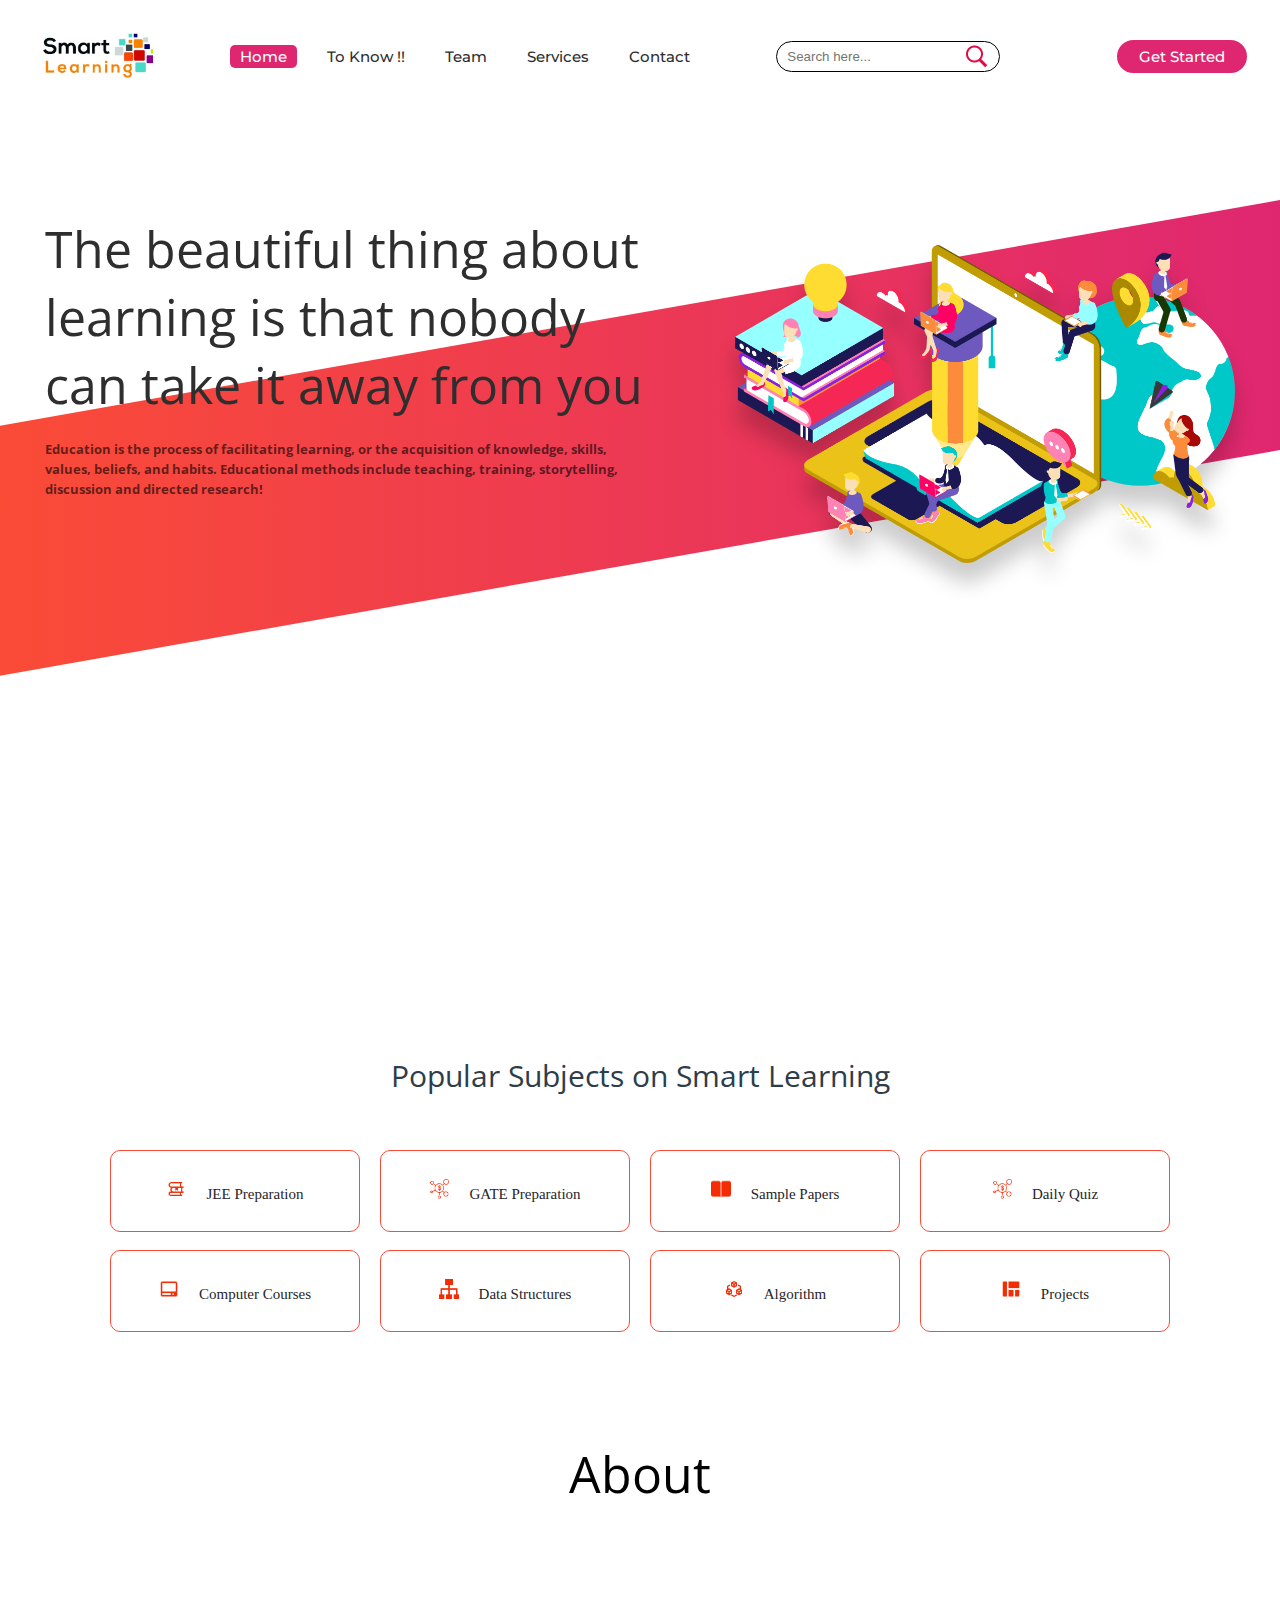
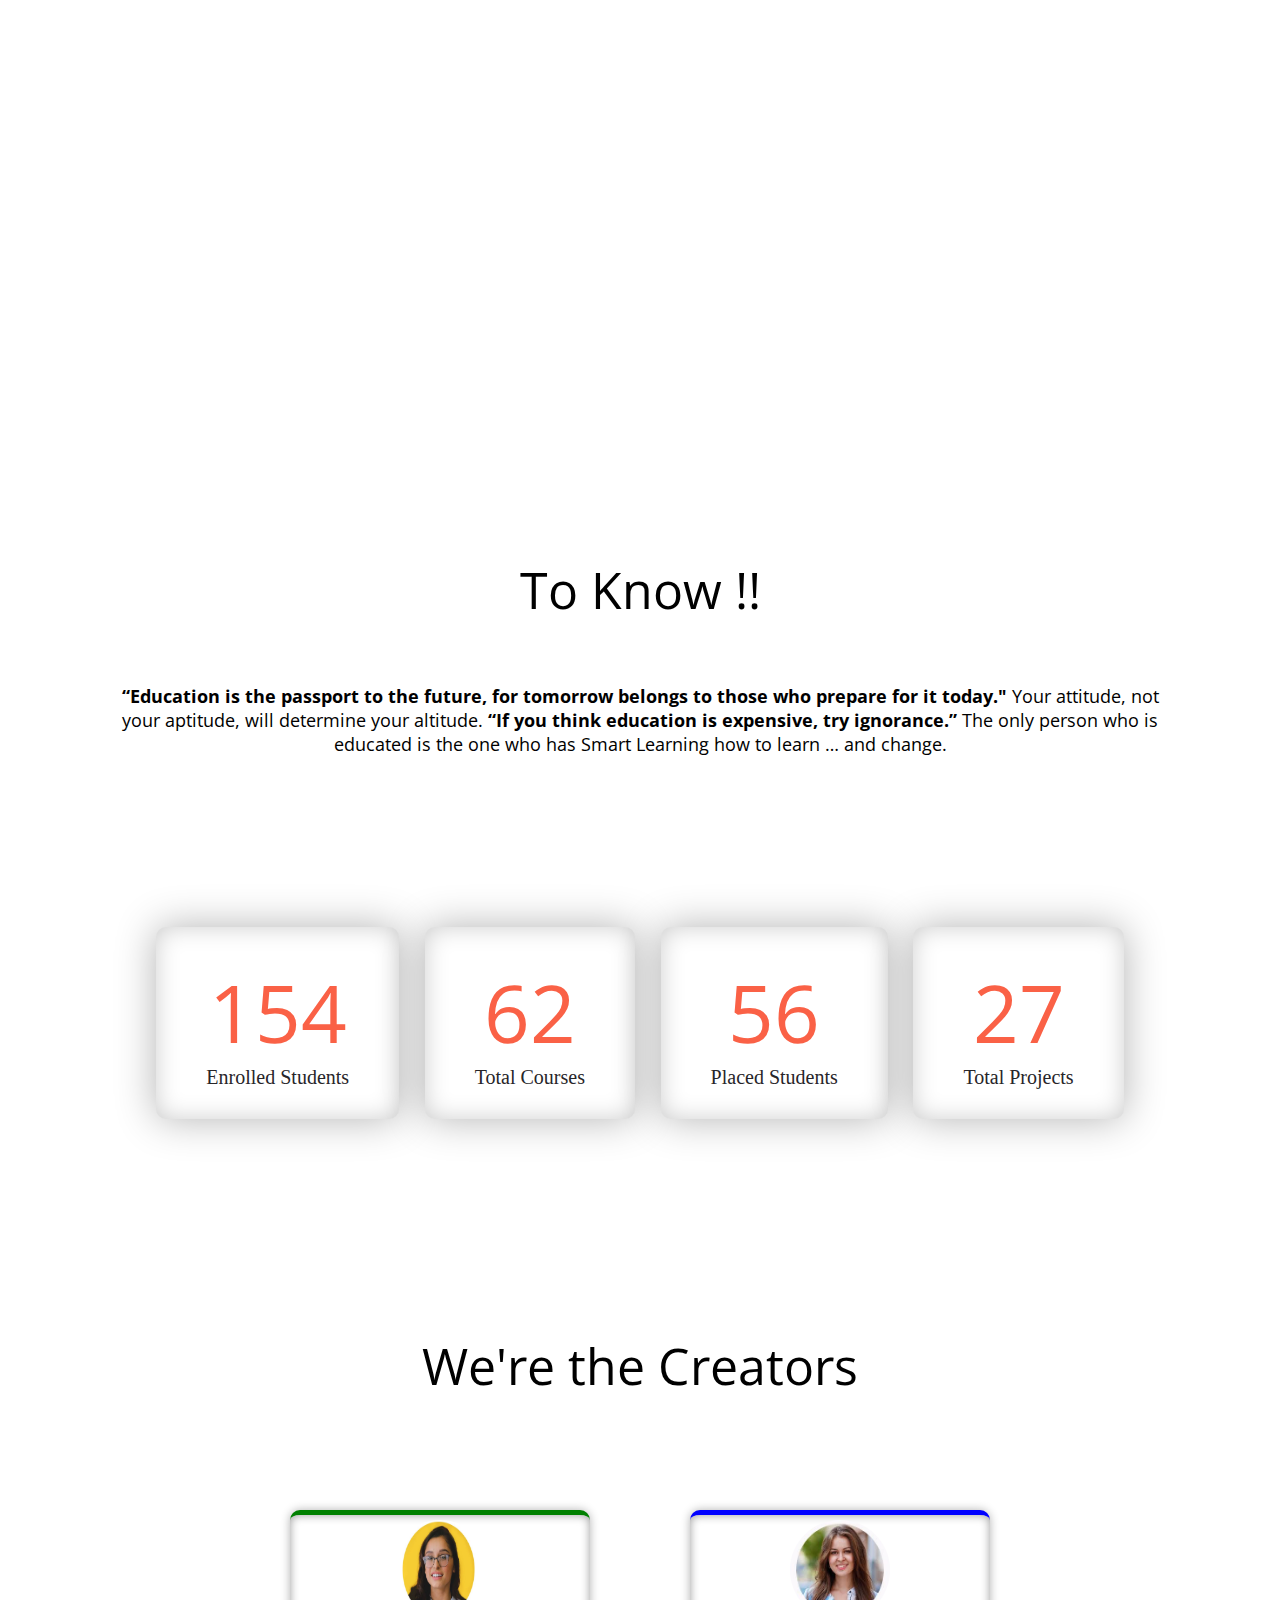
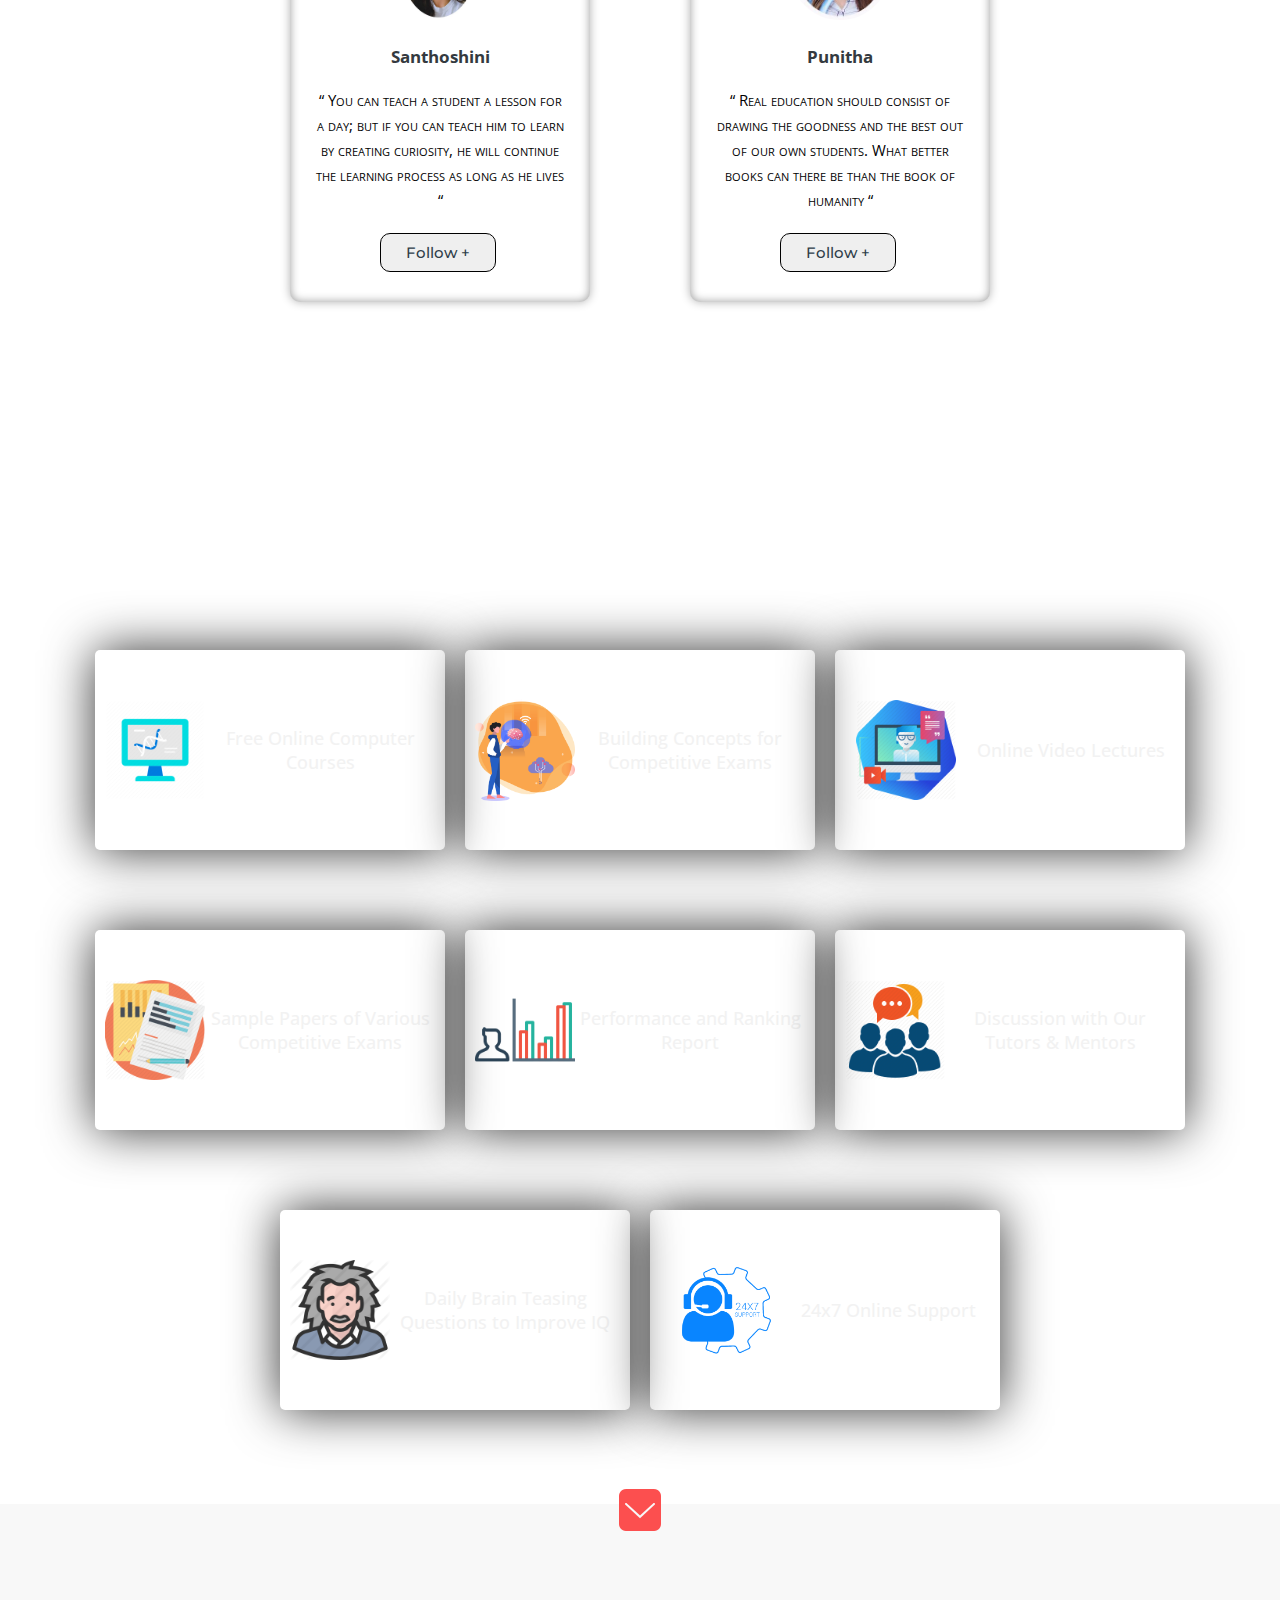
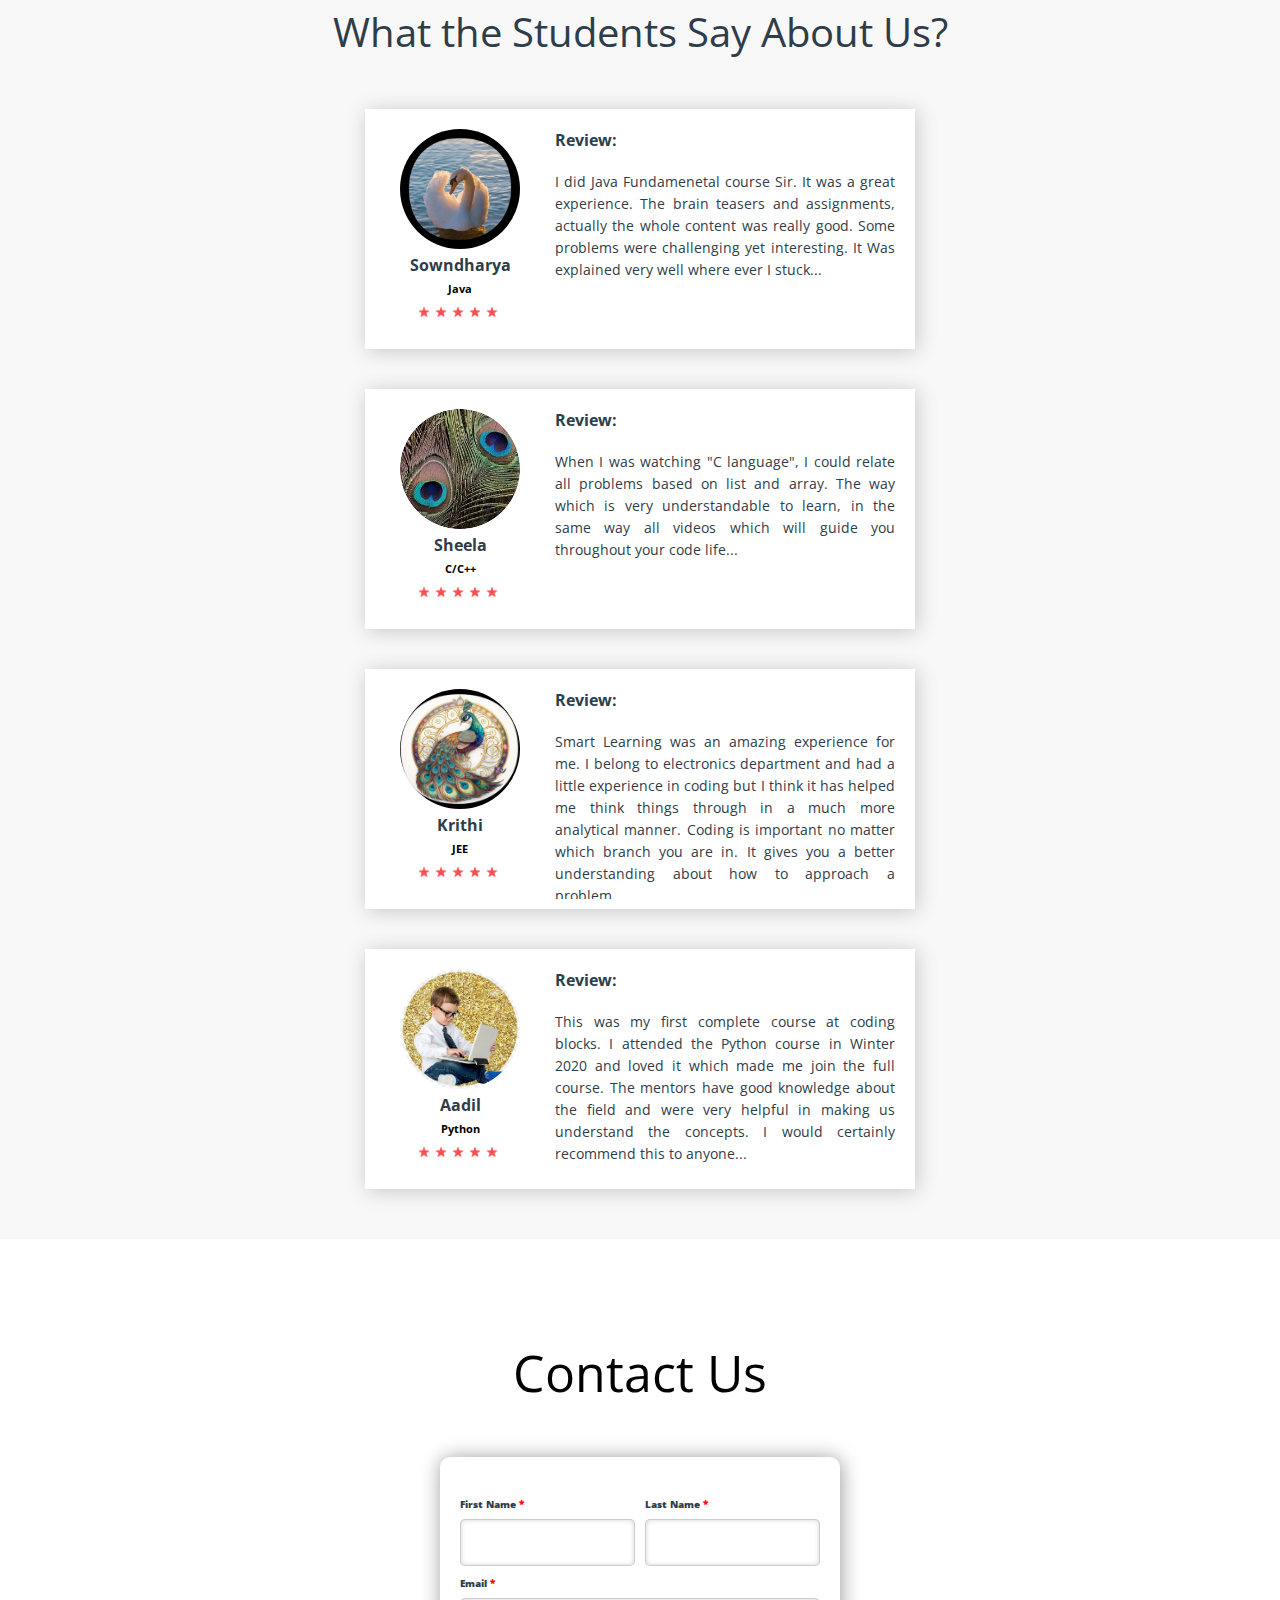
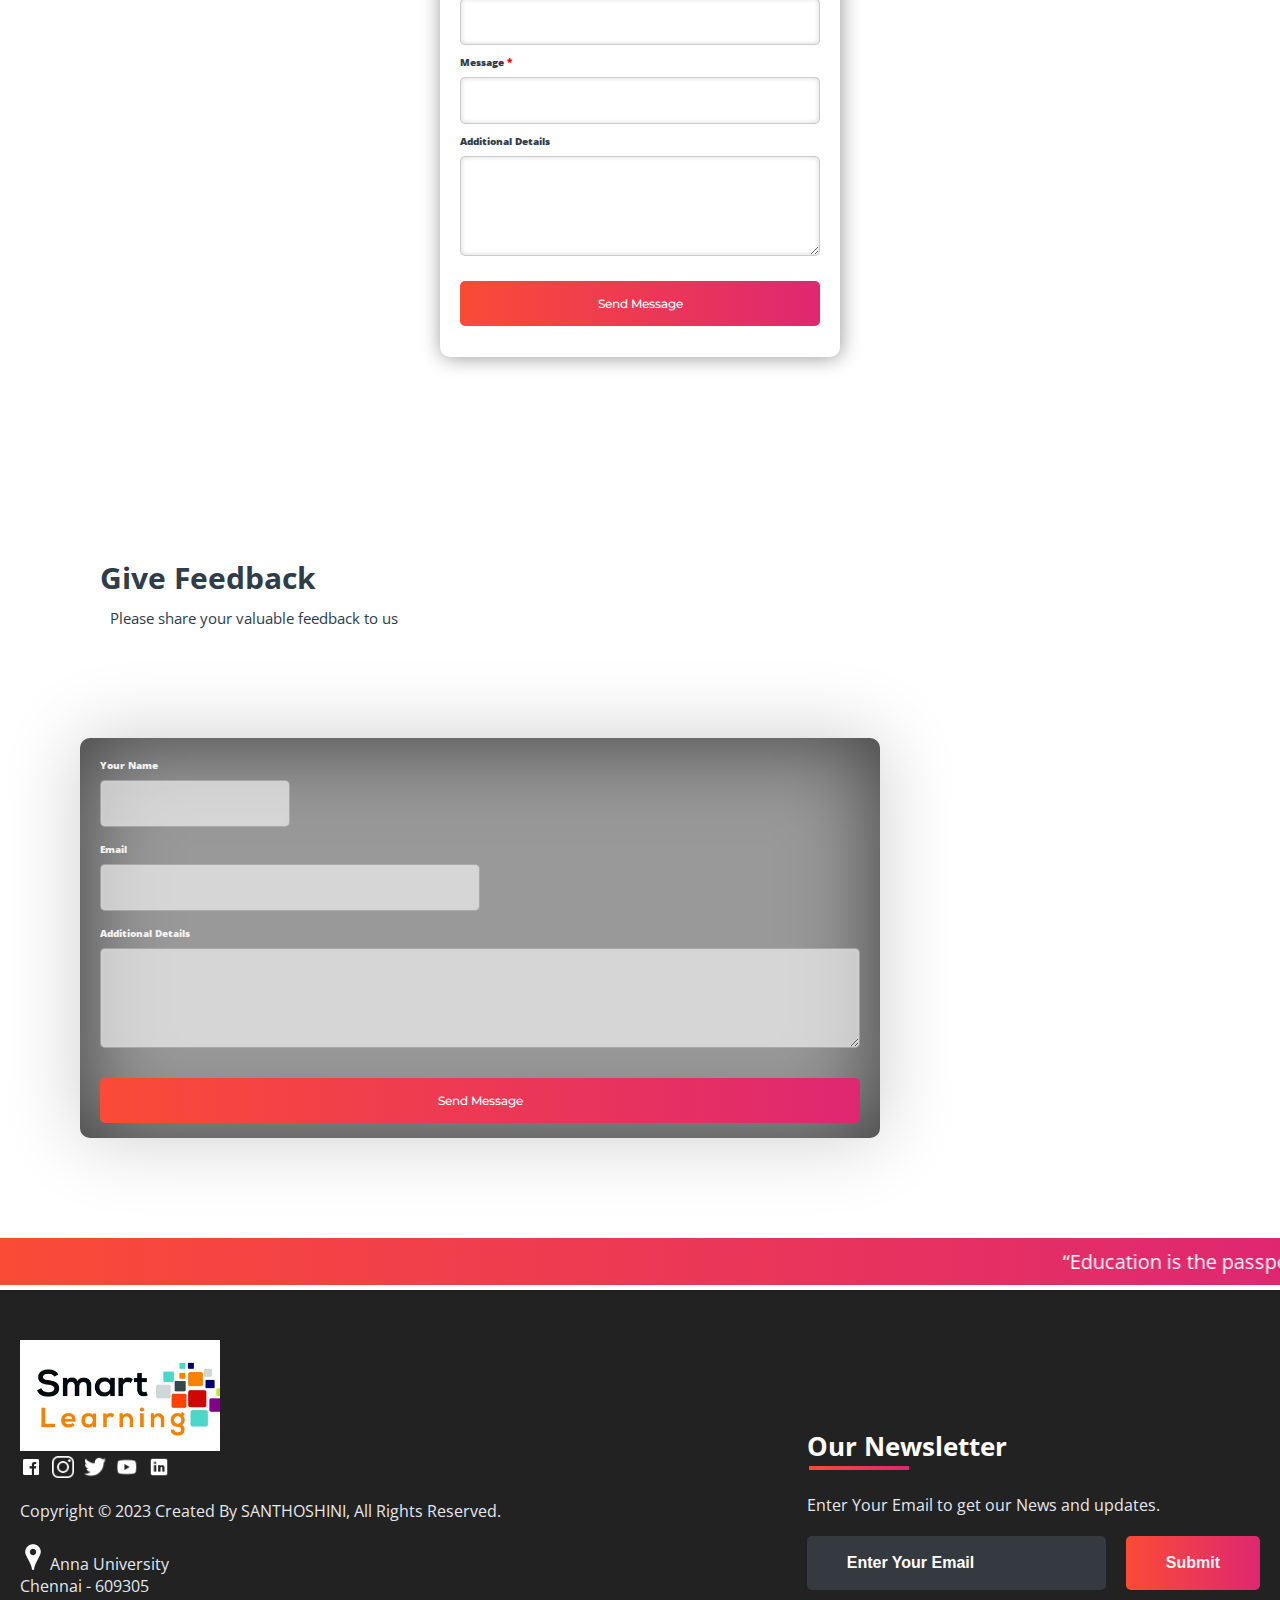
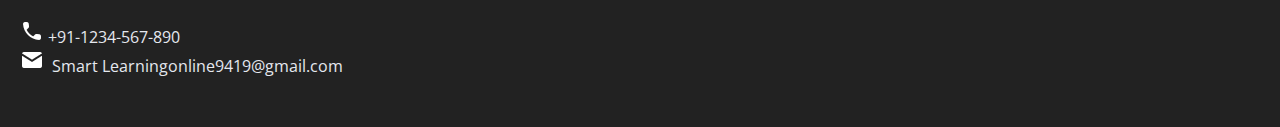
<file: Web_Dev TASK 3_E-Learning/index.html>
<!DOCTYPE html>
<html>
<head>
	<link rel="shortcut icon" type="png" href="images/icon/favicon.png">
	<meta charset="utf-8">
	<meta http-equiv="X-UA-Comaptible" content="IE=edge">
	<title>Smart Learning</title>
	<meta name="desciption" content="">
	<meta name="viewport" content="width=device-width, initial-scale=1">
	<link rel="stylesheet" type="text/css" href="style.css">
	<script type="text/javascript" src="script.js"></script>
	<script src="https://code.jquery.com/jquery-3.2.1.js"></script>
	<script>
		$(window).on('scroll', function(){
  			if($(window).scrollTop()){
  			  $('nav').addClass('black');
 			 }else {
 		   $('nav').removeClass('black');
 		 }
		})
	</script>
</head>
<body>
<!-- Navigation Bar -->
	<header id="header">
		<nav>
			<div class="logo"><img src="./images/icon/logo.jpeg" alt="logo"></div>
			<ul>
				<li><a class="active" href="">Home</a></li>
				<li><a href="#To Know !!_section">To Know !!</a></li>
				<li><a href="#team_section">Team</a></li>
				<li><a href="#services_section">Services</a></li>
				<li><a href="#contactus_section">Contact</a></li>
			</ul>
			<div class="srch"><input type="text" class="search" placeholder="Search here..."><img src="images/icon/search.png" alt="search" onclick=slide()></div>
			<a class="get-started" href="login.html">Get Started</a>
			<img src="images/icon/menu.png" class="menu" onclick="sideMenu(0)" alt="menu">
		</nav>
		<div class="head-container">
			<div class="quote">
				<p>The beautiful thing about learning is that nobody can take it away from you</p>
				<h5>Education is the process of facilitating learning, or the acquisition of knowledge, skills, values, beliefs, and habits. Educational methods include teaching, training, storytelling, discussion and directed research!</h5>
			</div>
			<div class="svg-image">
				<img src="images/extra/svg1.jpg" alt="svg">
			</div>
		</div>
		<div class="side-menu" id="side-menu">
			<div class="close" onclick="sideMenu(1)"><img src="./images/icon/logo.jpeg" alt="Santhoshini"></div>
			<div class="user">
				<img src="./images/icon/san.jpeg" alt="Username">
				<p>santho0605</p>
			</div>
			<ul>
				<li><a href="#about_section">About</a></li>
				<li><a href="#To Know !!_section">To Know !!</a></li>
				<li><a href="#team_section">Team</a></li>
				<li><a href="#services_section">Services</a></li>
				<li><a href="#contactus_section">Contact</a></li>
				<li><a href="#feedBACK">Feedback</a></li>
			</ul>
		</div>
	</header>


<!-- Some Popular Subjects -->
	<div class="title">
		<span>Popular Subjects on Smart Learning</span>
	</div>
	<br><br>
	<div class="course">
		<center><div class="cbox">
		<div class="det"><a href="subjects/jee.html"><img src="images/courses/book.png">JEE Preparation</a></div>
		<div class="det"><a href="subjects/gate.html"><img src="images/courses/d1.png">GATE Preparation</a></div>
		<div class="det"><a href="subjects/jee.html#sample_papers"><img src="images/courses/paper.png">Sample Papers</a></div>
		<div class="det"><a href="subjects/quiz.html"><img src="images/courses/d1.png">Daily Quiz</a></div>
		</div></center>
		<div class="cbox">
		<div class="det"><a href="subjects/computer_courses.html"><img src="images/courses/computer.png">Computer Courses</a></div>
		<div class="det"><a href="subjects/computer_courses.html#data"><img src="images/courses/data.png">Data Structures</a></div>
		<div class="det"><a href="subjects/computer_courses.html#algo"><img src="images/courses/algo.png">Algorithm</a></div>
		<div class="det det-last"><a href="subjects/computer_courses.html#projects"><img src="images/courses/projects.png">Projects</a></div>
		</div>
	</div>

	
<!-- ABOUT -->
	<div class="diffSection" id="about_section">
		<center><p style="font-size: 50px; padding: 100px">About</p></center>
		<div class="about-content">
				<div class="side-image">
					<img class="sideImage" src="images/extra/e3.jpg">
				</div>
				<div class="side-text">
					<h2>What you think about us ?</h2>
					<p>Education is the process of facilitating learning, or the acquisition of knowledge, skills, values, beliefs, and habits. Educational methods include teaching, training, storytelling, discussion and directed research.<br> Educational website can include websites that have games, videos or topic related resources that act as tools to enhance learning and supplement classroom teaching. These websites help make the process of learning entertaining and attractive to the student, especially in today's age. <br>Using HTML(HyperText Markup Language), CSS(Cascading Style Sheet), JavaScript, we can make learning more easier and in a interesting way.</p>
				</div>
		</div>
	</div>


<!-- To Know !! -->
	<div class="diffSection" id="To Know !!_section">
		<center><p style="font-size: 50px; padding: 100px; padding-bottom: 40px;">To Know !!</p></center>
		<div class="content">
			<p>
				<b>“Education is the passport to the future, for tomorrow belongs to those who prepare for it today."</b> Your attitude, not your aptitude, will determine your altitude. <b>“If you think education is expensive, try ignorance.”</b> The only person who is educated is the one who has Smart Learning how to learn … and change.
			</p>
		</div>
	</div>
	<div class="extra">
		<p>We're increasing this data every year</p>
		<div class="smbox">
		<span><center><div class="data">154</div><div class="det">Enrolled Students</div></center></span>
		<span><center><div class="data">62</div><div class="det">Total Courses</div></center></span>
		<span><center><div class="data">56</div><div class="det">Placed Students</div></center></span>
		<span><center><div class="data">27</div><div class="det">Total Projects</div></center></span>
		</div>
	</div>


<!-- TEAM -->
	<div class="diffSection" id="team_section">
		<center><p style="font-size: 50px; padding-top: 100px; padding-bottom: 60px;">We're the Creators</p></center>
		<div class="totalcard">
			<div class="card">
				<center><img src="./images/icon/san.jpeg"></center>
				<center><div class="card-title">Santhoshini</div>
				<div id="detail">
					<p>“ You can teach a student a lesson for a day; but if you can teach him to learn by creating curiosity, he will continue the learning process as long as he lives “</p>
					<div class="duty"></div>
					<a href="www.linkedin.com/in/santhoshini06" target="_blank"><button class="Santho">Follow +</button></a>
				</div>
				</center>
			</div>
			<div class="card">
				<center><img src="./images/icon/punitha.jpeg"></center>
				<center><div class="card-title">Punitha</div>
				<div id="detail">
					<p>“ Real education should consist of drawing the goodness and the best out of our own students. What better books can there be than the book of humanity “</p>
					<div class="duty"></div>
					<a href="" target="_blank"><button class="Punitha">Follow +</button></a>
				</div>
				</center>
			</div>
		</div>
	</div>


<!-- SERVICES -->
	<div class="service-swipe">
		<div class="diffSection" id="services_section">
		<center><p style="font-size: 50px; padding: 100px; padding-bottom: 40px; color: #fff;">Services</p></center>
		</div>
		<a href="subjects/computer_courses.html"><div class="s-card"><img src="images/icon/computer-courses.png"><p>Free Online Computer Courses</p></div></a>
		<a href="subjects/jee.html"><div class="s-card"><img src="images/icon/brainbooster.png"><p>Building Concepts for Competitive Exams</p></div></a>
		<a href="#"><div class="s-card"><img src="images/icon/online-tutorials.png"><p>Online Video Lectures</p></div></a>
		<a href="subjects/jee.html#sample_papers"><div class="s-card"><img src="images/icon/papers.jpg"><p>Sample Papers of Various Competitive Exams</p></div></a>
		<a href="#"><div class="s-card"><img src="images/icon/p3.png"><p>Performance and Ranking Report</p></div></a>
		<a href="#contactus_section"><div class="s-card"><img src="images/icon/discussion.png"><p>Discussion with Our Tutors & Mentors</p></div></a>
		<a href="subjects/quiz.html"><div class="s-card"><img src="images/icon/q1.png"><p>Daily Brain Teasing Questions to Improve IQ</p></div></a>
		<a href="#contactus_section"><div class="s-card"><img src="images/icon/help.png"><p>24x7 Online Support</p></div></a>
	</div>

<!-- Reviews by Students -->
<div id="makeitfull">
	<a href="#review_section"><img src="images/icon/makeitfull.png"></a>
</div>
<div class="review">
	<div class="diffSection" id="review_section">
		<center><p style="font-size: 40px; padding: 100px; padding-bottom: 40px; color: #2E3D49;">What the Students Say About Us?</p></center>
	</div>
	<div class="rev-container">
		<div class="rev-card">
			<div class="identity">
				<img src="./images/icon/swan.jpeg"><p>Sowndharya</p>
				<h6>Java</h6>
				<div class="rating"><img src="images/icon/star.png"><img src="images/icon/star.png"><img src="images/icon/star.png"><img src="images/icon/star.png"><img src="images/icon/star.png"></div>
			</div>
			<div class="rev-cont">
				<p id="title">Review:</p>
				<p id="content">
					I did Java Fundamenetal course Sir. It was a great experience. The brain teasers and assignments, actually the whole content was really good. Some problems were challenging yet interesting. It Was explained very well where ever I stuck...
				</p>
			</div>
		</div>
		<div class="rev-card">
			<div class="identity">
				<img src="./images/icon/feather.jpeg"><p>Sheela</p>
				<h6>C/C++</h6>
				<div class="rating"><img src="images/icon/star.png"><img src="images/icon/star.png"><img src="images/icon/star.png"><img src="images/icon/star.png"><img src="images/icon/star.png"></div>
			</div>
			<div class="rev-cont">
				<p id="title">Review:</p>
				<p id="content">
					When I was watching "C language", I could relate all problems based on list and array. The way which is very understandable to learn, in the same way all videos which will guide you throughout your code life...
				</p>
			</div>
		</div>
		<div class="rev-card">
			<div class="identity">
				<img src="./images/icon/pe.jpeg"><p>Krithi</p>
				<h6>JEE</h6>
				<div class="rating"><img src="images/icon/star.png"><img src="images/icon/star.png"><img src="images/icon/star.png"><img src="images/icon/star.png"><img src="images/icon/star.png"></div>
			</div>
			<div class="rev-cont">
				<p id="title">Review:</p>
				<p id="content">
					Smart Learning was an amazing experience for me. I belong to electronics department and had a little experience in coding but I think it has helped me think things through in a much more analytical manner. Coding is important no matter which branch you are in. It gives you a better understanding about how to approach a problem...
				</p>
			</div>
		</div>
		<div class="rev-card">
			<div class="identity">
				<img src="./images/icon/aadil.jpeg"><p>Aadil</p>
				<h6>Python</h6>
				<div class="rating"><img src="images/icon/star.png"><img src="images/icon/star.png"><img src="images/icon/star.png"><img src="images/icon/star.png"><img src="images/icon/star.png"></div>
			</div>
			<div class="rev-cont">
				<p id="title">Review:</p>
				<p id="content">
					This was my first complete course at coding blocks. I attended the Python course in Winter 2020 and loved it which made me join the full course. The mentors have good knowledge about the field and were very helpful in making us understand the concepts. I would certainly recommend this to anyone...
				</p>
			</div>
		</div>
	</div>
</div>

<!-- CONTACT US -->
	<div class="diffSection" id="contactus_section">
		<center><p style="font-size: 50px; padding: 100px">Contact Us</p></center>
		<div class="csec"></div>
		<div class="back-contact">
			<div class="cc">
			<form action="mailto:santho0605@gmail.com" method="post" enctype="text/plain">
				<label>First Name <span class="imp">*</span></label><label style="margin-left: 185px">Last Name <span class="imp">*</span></label><br>
				<center>
				<input type="text" name="" style="margin-right: 10px; width: 175px" required="required"><input type="text" name="lname" style="width: 175px" required="required"><br>
				</center>
				<label>Email <span class="imp">*</span></label><br>
				<input type="email" name="mail" style="width: 100%" required="required"><br>
				<label>Message <span class="imp">*</span></label><br>
				<input type="text" name="message" style="width: 100%" required="required"><br>
				<label>Additional Details</label><br>
				<textarea name="addtional"></textarea><br>
				<button type="submit" id="csubmit">Send Message</button>
			</form>
			</div>
		</div>
	</div>


<!-- FEEDBACK -->
	<div class="title2" id="feedBACK">
		<span>Give Feedback</span>
		<div class="shortdesc2">
			<p>Please share your valuable feedback to us</p>
		</div>
	</div>

	<div class="feedbox">
		<div class="feed">
			<form action="mailto:santho0605@gmail.com" method="post" enctype="text/plain">
				<label>Your Name</label><br>
				<input type="text" name="" class="fname" required="required"><br>
				<label>Email</label><br>
				<input type="email" name="mail" required="required"><br>
				<label>Additional Details</label><br>
				<textarea name="addtional"></textarea><br>
				<button type="submit" id="csubmit">Send Message</button>
			</form>
		</div>
	</div>

<!-- Sliding Information -->
	<marquee style="background: linear-gradient(to right, #FA4B37, #DF2771); margin-top: 50px;" direction="left" onmouseover="this.stop()" onmouseout="this.start()" scrollamount="20"><div class="marqu">“Education is the passport to the future, for tomorrow belongs to those who prepare for it today.” “Your attitude, not your aptitude, will determine your altitude.” “If you think education is expensive, try ignorance.” “The only person who is educated is the one who has Smart Learning how to learn …and change.”</div></marquee>

<!-- FOOTER -->
	<footer>
		<div class="footer-container">
			<div class="left-col">
				<img src="./images/icon/logo.jpeg" style="width: 200px;">
				<div class="logo"></div>
				<div class="social-media">
					<a href="#"><img src="images/icon\fb.png"></a>
					<a href="#"><img src="images/icon\insta.png"></a>
					<a href="#"><img src="images/icon\tt.png"></a>
					<a href="#"><img src="images/icon\ytube.png"></a>
					<a href="#"><img src="images/icon\linkedin.png"></a>
				</div><br><br>
				<p class="rights-text">Copyright © 2023 Created By SANTHOSHINI, All Rights Reserved.</p>
				<br><p><img src="images/icon/location.png"> Anna University<br>Chennai - 609305</p><br>
				<p><img src="images/icon/phone.png"> +91-1234-567-890<br><img src="images/icon/mail.png">&nbsp; Smart Learningonline9419@gmail.com</p>
			</div>
			<div class="right-col">
				<h1 style="color: #fff">Our Newsletter</h1>
				<div class="border"></div><br>
				<p>Enter Your Email to get our News and updates.</p>
				<form class="newsletter-form">
					<input class="txtb" type="email" placeholder="Enter Your Email">
					<input class="btn" type="submit" value="Submit">
				</form>
			</div>
		</div>
	</footer>

</body>
</html>
</file>
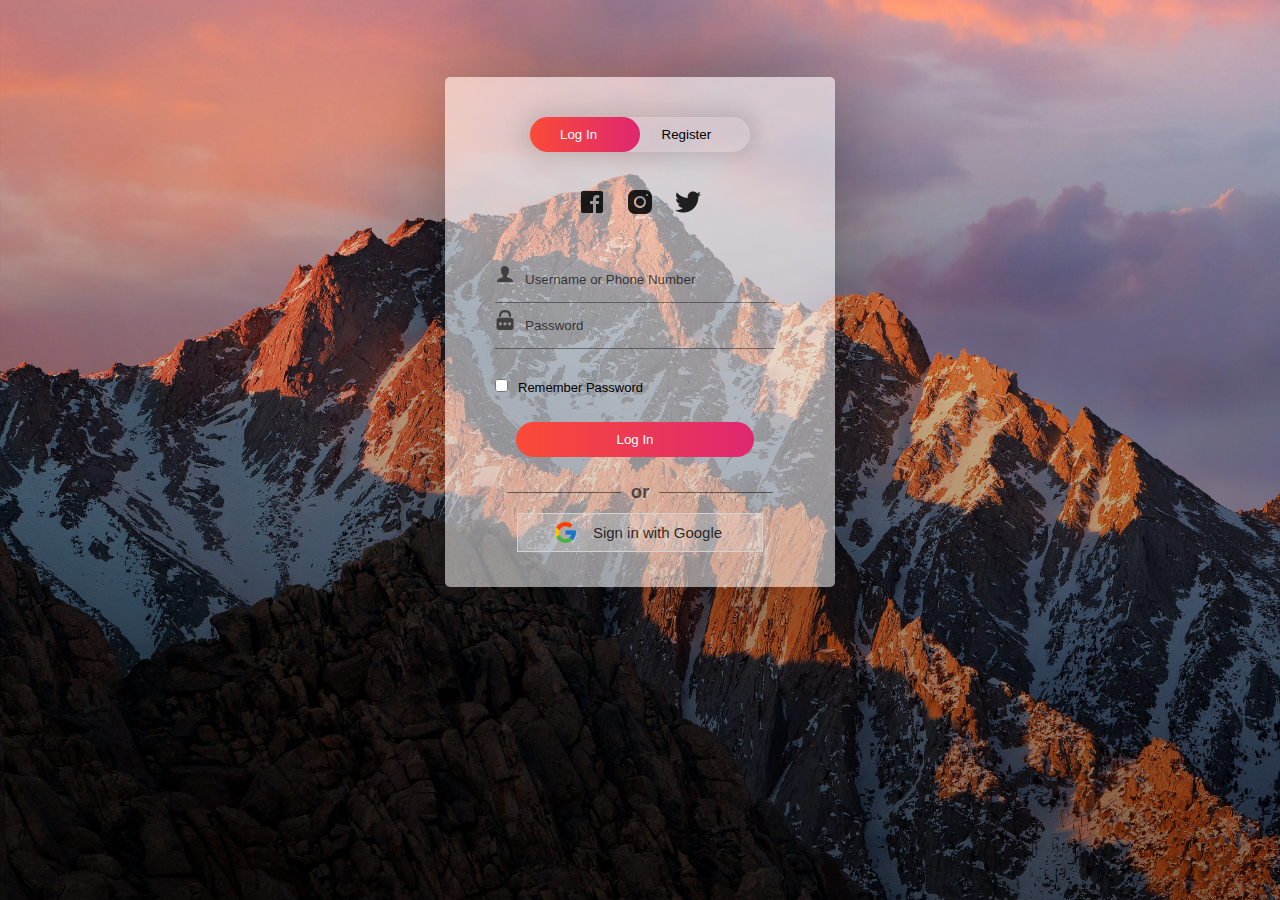
<file: Web_Dev TASK 3_E-Learning/login.html>
<!DOCTYPE html>
<html>
<head>
	<link rel="shortcut icon" type="png" href="images/icon/favicon.png">
	<title>Login SignUp</title>
	<link rel="stylesheet" type="text/css" href="loginStyle.css">
	<script src="https://ajax.googleapis.com/ajax/libs/jquery/3.4.1/jquery.min.js"></script>

  <!-- It will redirect to the Home Page after submitting the form -->
  <script>
  $(document).ready(function(){
    $("form").submit(function(){
      alert("Great Job !");
    });
  });
  </script>
</head>
<body>
		<div class="form-box">
			<div class="button-box">
				<div id="btn"></div>
				<button type="button" class="toggle-btn" id="log" onclick="login()" style="color: #fff;">Log In</button>
				<button type="button" class="toggle-btn" id="reg" onclick="register()">Register</button>
			</div>
			<div class="social-icons">
				<img src="images/icon/fb2.png">
				<img src="images/icon/insta2.png">
				<img src="images/icon/tt2.png">
			</div>
			
			<!-- Login Form -->
			<form id="login" class="input-group" action="index.html">
				<div class="inp">
					<img src="images/icon/user.png"><input type="text" id="email" class="input-field" placeholder="Username or Phone Number" style="width: 88%; border:none;" required="required">
				</div>
				<div class="inp">
					<img src="images/icon/password.png"><input type="password" id="password" class="input-field" placeholder="Password" style="width: 88%; border: none;" required="required">
				</div>
				<input type="checkbox" class="check-box">Remember Password
				<button type="submit" class="submit-btn">Log In</button>
			</form>


			<div class="other" id="other">
				<div class="instead">
					<h3>or</h3>
				</div>
				<button class="connect" onclick="google()">
					<img src="images/icon/google.png"><span>Sign in with Google</span>
				</button>
			</div>
			
			<!-- Registration Form -->
			<form id="register" class="input-group">
				<input type="text" class="input-field" placeholder="Full Name" required="required">
				<input type="email" class="input-field" placeholder="Email Address" required="required">
				<input type="password" class="input-field" placeholder="Create Password" name="psame" required="required">
				<input type="password" class="input-field" placeholder="Confirm Password" name="psame" required="required">
				<input type="checkbox" class="check-box" id="chkAgree" onclick="goFurther()">I agree to the Terms & Conditions
				<button type="submit" id="btnSubmit" class="submit-btn reg-btn">Register</button>
			</form>
		</div>
		<script type="text/javascript" src="script.js"></script>
</body>
</html>
</file>
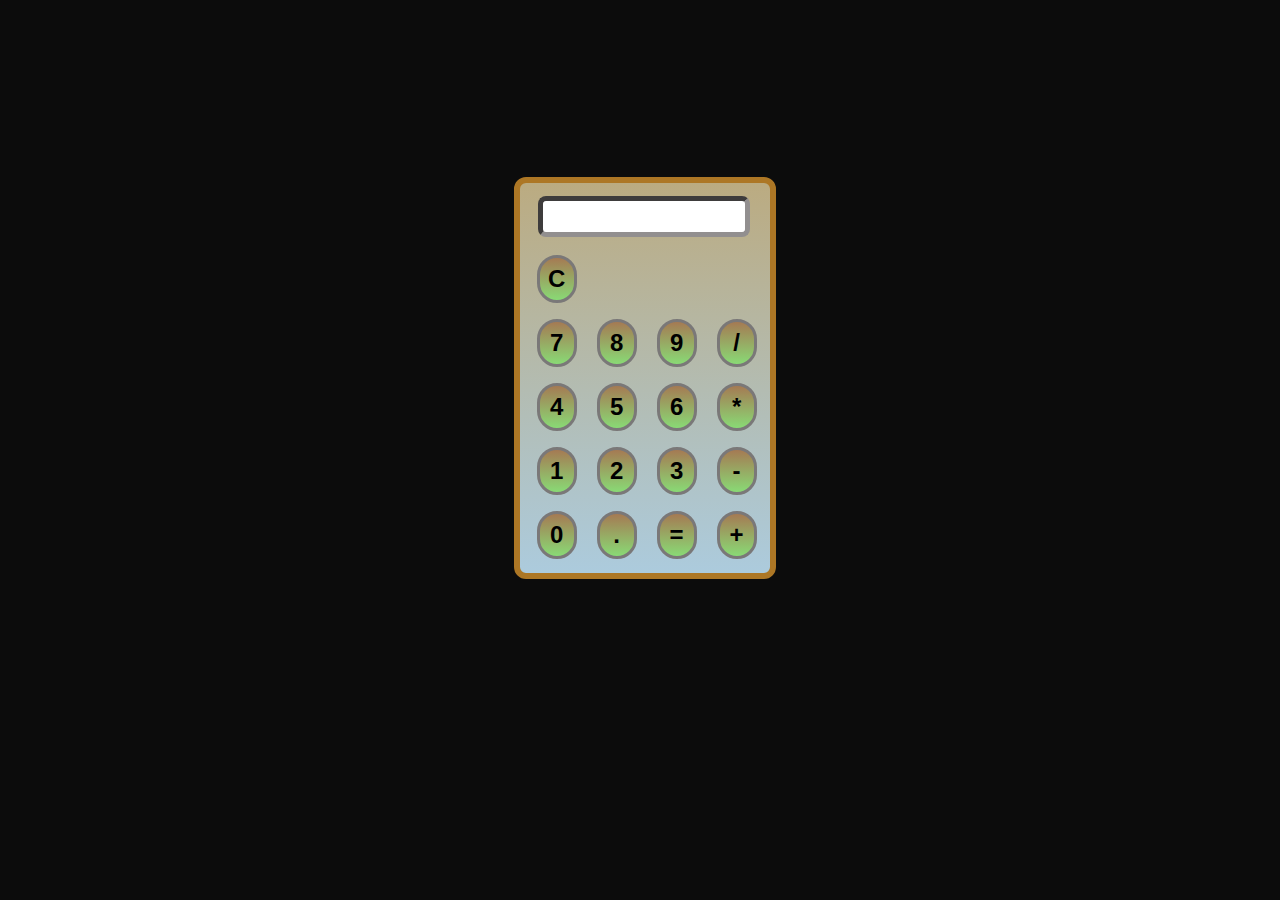
<file: Web_Dev TASK 1/calculator/calc.html>
<html>
    <head>
        <title>My Calculator</title>
        <link type="text/css" href="style.css" rel="stylesheet">
        <script src="javascript.js"></script> 
    </head>
<body>
<div id="mainbody">
    <div>
        <input type="text" id="screen">
    </div>
    <div class="but">
        <div class="row">
            <button onclick="clrdisp()">C</button>
    </div>
        <div class="row">
            <button onclick="clk(7)">7</button>
            <button onclick="clk(8)">8</button>
            <button onclick="clk(9)">9</button>
            <button onclick="clk('/')">/</button>
    </div>
        <div class="row">
            <button onclick="clk(4)">4</button>
            <button onclick="clk(5)">5</button>
            <button onclick="clk(6)">6</button>
            <button onclick="clk('*')">*</button>
    </div>
        <div class="row">
            <button onclick="clk(1)">1</button>
            <button onclick="clk(2)">2</button>
            <button onclick="clk(3)">3</button>
            <button onclick="clk('-')">-</button>
    </div>
        <div class="row">
            <button onclick="clk(0)">0</button>
            <button onclick="clk('.')">.</button>
            <button onclick="eql('=')">=</button>
            <button onclick="clk('+')">+</button>
        </div>
    </div>
</div>
</body>
</html>
</file>
<file: Web_Dev TASK 3_E-Learning/style.css>
@import url('https://fonts.googleapis.com/css?family=Montserrat:500&display=swap');
@import url('https://fonts.googleapis.com/css?family=Dancing+Script&display=swap');
@import url('https://fonts.googleapis.com/css?family=Open+Sans&display=swap');

* {
	box-sizing: border-box;
	margin: 0;
	padding: 0;
}

html {
	scroll-behavior: smooth;
}
body {
	background: #FFF;
	font-family: 'Open Sans', sans-serif;
}

header {
	height: 90vh;
	/* background: #000; */
}
.black {
	box-shadow: 0 2px 10px rgba(0, 0, 0, 0.5);
}
nav {
	padding-top: 20px;
	padding-bottom: 20px;
	top: 0;
	position: fixed;
	display: flex;
	width: 100%;
	z-index: 1000;
	background: #fff;
	justify-content: space-around;
	transition: 1.5s;
	align-items: center;
}
nav ul {
	display: flex;
	align-items: center;
}
nav ul li {
	list-style: none;
	margin: 5px 10px;
}
nav ul li a {
	padding: 2px 10px;
	color: #2e2e2e;
	cursor: pointer;
	transition: .5s;
	text-decoration: none;
}
nav ul li a:hover {
	color: #fff;
	border-radius: 5px;
	background: #DF2771;
}
.active {
	color: #fff;
	border-radius: 5px;
	background: #DF2771;
}
.srch {
	padding: 2px 10px;
	display: flex;
	/* align-items: center; */
	justify-content: center;
	/* background: #0066ff; */
	border: 1px solid;
	border-radius: 20px;
}
.srch img {
	width: 25px;
	cursor: pointer;
}
.srch .search {
	/* padding: 2px 10px; */
	outline: none;
	border: none;
	background: transparent;
}

.get-started {
	margin-left: 50px;
	padding: 5px 20px;
	border: 2px solid #DF2771;
	border-radius: 20px;
	text-decoration: none;
	
	transition: .5s;
	background-color: #DF2771;
	color: #fff;
}
.get-started:hover {
	color: #2e2e2e;
	background: #fff;
}
.logo img{
	width: 120px;
	cursor: pointer;
	transition: all 1s;
}

a, button {
	float: left;
	font-family: "Montserrat", sans-serif;
	font-weight: 500;
	font-size: 15px;
	color: #2E3D49;
	display: block;
	text-decoration: none;
	text-align: center;
}
.head-container {
	margin-top: 245px;
	display: flex;
	flex-wrap: wrap;
	align-items: center;
	justify-content: space-around;
}
.quote {
	width: 600px;
	transform: translateY(-50px);
}
.quote h5 {
	margin-top: 20px;
	color: #0009;
	line-height: 20px;
}
.quote p {
	font-size: 50px;
	color: #2e2e2e;
}
.quote .play {
	margin-top: 20px;
	display: flex;
	/* justify-content: center; */
	align-items: center;
}
.quote .play img {
	width: 45px;
	cursor: pointer;
	filter: drop-shadow(0 0 10px #0002);
}
.quote .play span a{
	margin-left: 10px;
	font-size: 20px;
	font-weight: 900;
	color: rgba(0, 0, 0, 0.8);
	cursor: pointer;
}
.svg-image img{
	width: 500px;
	filter: drop-shadow(0 20px 10px rgba(0,0,0,0.2));
}

/* SIDE MENU */
.menu {
	cursor: pointer;
	width: 25px;
	display: none;
}
.side-menu {
	width: 100%;
	height: 100%;
	background: rgba(182, 33, 90, 0.993);
	position: absolute;
	top: 0;
	transition: .8s;
	z-index: 2000;
	transform: translateX(-100%);
}
.side-menu ul {
	margin-top: 35%;
	display: flex;
	flex-direction: column;
	justify-content: center;
	/* background: #FA4B37; */
}
.side-menu ul li {
	list-style: none;
	/* background: #009900; */
	display: flex;
	justify-content: center;
	align-items: center;
	/* border-bottom: 1px solid #fff; */
	/* padding: 10px 0px; */
}
.side-menu ul li:hover a{
	background: #fff;
	color: #DF2771;
}
.side-menu ul li a{
	color: #FFF;
	width: 100%;
	font-size: 1em;
	/* background: #2E3D49; */
	text-decoration: none;
	padding: 15px 0px;
}
.close img{
	float: right;
	width: 35px;
	cursor: pointer;
	margin: 10px;
}
.user {
	display: flex;
	justify-content: center;
	align-items: center;
	margin-top: 10%;
}
.user img {
	width: 60px;
	border-radius: 50%;
	border: 2px solid #fff;
	filter: drop-shadow(0 10px 20px #0004);
	margin-right: 30px;
	cursor: pointer;
}
.user p {
	color: #fff;
	cursor: pointer;
}
.user img, .user p {
	opacity: 1;
}
/*Common things in all sections*/
#about_section, #To Know !!_section, #team_section, #services_section, #contactus_section {
	font-family: 'Open Sans', sans-serif;
	color: #2E3D49;
	position: relative;
}
.diffSection {
	width: 100%;
	/*position: relative;*/
	justify-content: center;
	align-items: center;
}
.diffSection .content {
	margin: 10px;
	text-align: center;
	padding: 10px 100px;
	font-size: 1.1em;
}

/*To Know !!*/
.extra {
	width: 100%;
}
.extra p {
	padding: 30px;
	padding-bottom: 150px;
	font-size: 50px;
	text-align: center;
	color: #fff;
	background-image: linear-gradient(rgba(0,0,0,0),rgba(0,0,0,0.7)),url("images/extra/b1.jpg");
	background-size: cover;
	background-attachment: fixed;
	font-family: cursive;
	z-index: -9;
}
.smbox {
	display: flex;
	flex-wrap: wrap;
	transform: translateY(-100px);
	justify-content: center;
}
.smbox span {
	margin: 1%;
	background: #fff;
	box-shadow: inset 0px 0px 25px rgba(0,0,0,0.2),
						0 0 40px rgba(0,0,0,0.3);
	border-radius: 10px;
	padding: 30px 50px;
	cursor: pointer;
}
.smbox span:hover {
	transform: scale(1.3);
	transition: .5s ease;
}
.smbox .data {
	font-size: 80px;
	color: #FA6146;	
}
.smbox .det {
	font-size: 20px;
	color: #272529;
	font-family: cursive;
}

/*Title*/
.title {
	 margin-top: 0px; 
	font-family: 'Open Sans', sans-serif;
	font-size: 30px;
	text-align: center;
	color: #2E3D49;
}

/*ABOUT*/
.about-content {
	width: 100%;
	position: relative;
	justify-content: center;
	flex-wrap: wrap;
	display: flex;
	align-items: center;
}
.about-content .side-text {
	width: 550px;
	padding: 50px 40px;
	background: #fff;
	box-shadow: 2px 0 100px rgba(0,0,0,0.3);
	border-radius: 5px;
	text-align: justify;
	line-height: 22px;
	opacity: 0;
	transform: translateX(-100px);
	transition: 1s ease-in-out;
}
.about-content .side-text-appear {
	opacity: 1;
	transform: translateX(0px);
}
.about-content .side-text h2 {
	padding: 10px;
}
.about-content .side-text p {
	padding: 10px;
}
.about-content .side-image img {
	width: 90%;
	border-radius: 5px;
}
.sideImage {
	transform: translateX(100px);
	opacity: 0;
	transition: .8s ease-in-out;
}
.sideImage-appear {
	opacity: 1;
	transform: translateX(0px);
}

/*POPULAR SUBJECTS*/
.cbox {
	position: relative;
	width: 100%;
	display: inline-flex;
	flex-wrap: wrap;
	justify-content: center;
}
.cbox .det {
	width: 250px;
	height: 80px;
	margin: 10px;
	background: #fff;
	cursor: pointer;
}
.cbox .det a{
	justify-content: space-around;
	width: 250px;
	padding: 28px;
	border-radius: 10px;
	border: 1px solid #FA4B37;
	font-size: 15px;
	color: #272529;
	font-family: cursive;
	text-decoration: none;
}
.cbox .det a:hover {
	background: linear-gradient(to right, #FA4B37, #DF2771);
	color: white;
}
.cbox .det a:hover img{
	filter: brightness(100);
}
.cbox img {
	width: 20px;
	margin-right: 20px;
}

/*TEAM SECTION*/
.totalcard {
	width: 100%;
	display: flex;
	flex-wrap: wrap;
	align-items: center;
	justify-content: center;
	margin-bottom: 50px;
}
.totalcard .card {
	margin: 50px;
	width: 300px;
	border-radius: 10px;
	background: #fff;
}
.totalcard .card{
	box-shadow: inset 0 0 10px rgba(0,0,0,0.4),
					0 0 10px rgba(0,0,0,0.3);
}
.card:nth-child(1){
	border-top: 5px solid green;
}
.card:nth-child(2){
	border-top: 5px solid blue;
}
.card:nth-child(1):hover {
	box-shadow: inset 0px 0px 10px rgba(0,255,0,0.5),
				1px 1px 30px rgba(0,255,0,0.5);
}
.card:nth-child(2):hover {
	box-shadow: inset 0px 0px 10px rgba(0,0,255,0.5),
				1px 1px 30px rgba(0,0,255,0.5);
}
.totalcard .card img {
	width: 100px;
	height: 100px;
	margin-top: 5px;
	cursor: pointer;
	border-radius: 50px;
	transition-duration: .8s;
}
.totalcard .card img:hover {
	transform: scale(3.5);
	border-radius: 0;
	box-shadow: 0 0 20px rgba(0,0,0,0.5);
}
#detail p{
	font-size: 15px;
	line-height: 25px;
	font-variant: small-caps;
	text-align: center;
	margin: 25px;
	margin-bottom: 0px;
	margin-top: 0px;
}
#detail button {
	outline: none;
	border-radius: 10px;
	border-style: none;
	border: 1px solid black;
	padding: 9px 25px;
	cursor: pointer;
	transition-duration: .4s;
}
#detail a {
	bottom: 80px;
	text-decoration: none;
	margin-bottom: 30px;
	margin-top: 20px;
	margin-left: 90px;
	align-self: center;
}
.btn-roshan:hover {
	background: rgba(0,255,0,0.7);
	color: #fff;
}
.btn-roshan2:hover {
	background: rgba(0,0,255,0.5);
	color: #fff;
}
.card-title {
	font-size: 17px;
	color: #343A40;
	padding: 20px;
	font-weight: 700;
}

/*Service Section*/
/*Service Section*/
.service-swipe {
	display: flex;
	flex-wrap: wrap;
	justify-content: center;
	align-items: center;
	background-image: linear-gradient(rgba(0,0,0,0),rgba(0,0,0,0.7)),url("images/extra/b3.jpg");
	background-size: cover;
	background-attachment: fixed;
}
.service-swipe .s-card img {
	width: 100px;
}
.service-swipe a {
	padding: 0;
	margin: 40px 10px;
}
.service-swipe .s-card {
	display: flex;
	justify-content: space-around;
	padding: 10px;
	align-items: center;
	text-align: center;
	width: 350px;
	height: 200px;
	box-shadow: inset 0 0 20px rgba(255,255,255,0.05),
					0 0 50px rgba(0,0,0,0.8);
	border-radius: 5px;
	cursor: pointer;
	transition-duration: .5s;
}
.service-swipe .s-card p {
	color: #f2f2f2;
	font-size: 1.2em;
	font-family: 'Open Sans',sans-serif;
}
.service-swipe .s-card:hover {
	box-shadow: 0 0 50px rgba(255,255,255,0.8);
	transform: translateY(-10px);
}

/*Contact Us Section*/
.csec {
	background: linear-gradient(to right, #FA4B37, #DF2771);
	background-attachment: fixed; 
	position: absolute;
	width: 100%;
	height: 250px;
	top: 200px;
	content: '';
	transform-origin: top right;
	transform: skewY(-10deg);
	z-index: -1;
}
.back-contact {
	margin-top: 0px;
	transform: translateY(-50px);
	display: flex;
	align-items: center;
	justify-content: space-around;
}
.cc {
	height: 400px;
	width: 400px;
	height: 500px;
	border-radius: 10px;
	justify-content: center;
	box-shadow: 1px 1px 20px rgba(0,0,0,0.4);
	background: #fff;
}
.cc form {
	margin: 5%;
	margin-top: 40px;
	width: 90%;
	height: 90%;
}
.cc form label {
	position: absolute;
	color: #2E3D49;
	font-size: 10px;
	font-weight: 800;
}
.cc form input {
	padding: 15px;
	margin-bottom: 10px;
	border-radius: 5px;
	box-shadow: inset 0 0 5px lightgray;
	border: 1px solid rgba(0,0,0,0.2);
	outline: none;
	color: #2E3D49;
	font-weight: 600;
}
.imp {
	color: red;
}
form textarea {
	width: 100%;
	height: 100px;
	box-shadow: inset 0 0 5px lightgray;
	border: 1px solid rgba(0,0,0,0.2);
	border-radius: 5px;
	outline: none;
	color: #2E3D49;
	font-weight: 600;
	padding: 15px;
}
#csubmit {
	margin-top: 20px; 
	background: linear-gradient(to right, #FA4B37, #DF2771);
	border-radius: 5px;
	border-style: none;
	outline: none;
	width: 100%;
	padding: 15px 25px;
	color: #fff;
	font-size: 12px;
	cursor: pointer;
}

/*REVIEW SECTION*/
#makeitfull {
	display: flex;
	justify-content: center;
	transform: translateY(35px);
}
#makeitfull img {
	width: 50px;
}
.review {
	background: #F8F8F8;
	width: 100%;
}
.rev-container {
	padding: 10px 10%;
	display: flex;
	flex-wrap: wrap;
	justify-content: space-around;
}
.rev-container .rev-card {
	/*overflow: hidden;*/
	width: 550px;
	height: 240px;
	margin-bottom: 40px;
	background: #fff;
	display: flex;
	padding: 10px;
	box-shadow: 2px 2px 20px rgba(0,0,0,0.2);
}
.rev-card:hover {
	box-shadow: 1px 1px 5px rgba(0,0,0,0.2);
}
.identity {
	display: flex;
	flex-wrap: wrap;
	justify-content: center;
	padding: 10px;
}
.identity img {
	width: 120px;
	height: 120px;
	transition-duration: .8s;
	border-radius: 50%;
}
.identity img:hover {
	transform: scale(2.2);
	border-radius: 0px;
	box-shadow: 0 0 20px rgba(0,0,0,0.3);
}
.identity p {
	width: 150px;
	font-weight: bold;
	color: #2E3D49;
	text-align: center;
}
.identity h6 {
	width: 150px;
	text-align: center;
}
.identity .rating img {
	width: 12px;
	height: 12px;
	margin-right: 5px;
}
.rev-cont {
	overflow: hidden;
}
.rev-cont #title {
	padding: 10px;
	color: #2E3D49;
	font-weight: bold;
}
.rev-cont #content {
	padding: 10px;
	font-size: .9em;
	color: #2E3D49;
	line-height: 22px;
	text-align: justify;
}


/*FEEDBACK*/
.title2 {
	position: relative;
	margin-top: 150px;
	margin-left: 100px;
}
.title2 span{
	font-weight: 700;
	font-family: 'Open Sans', sans-serif;
	font-size: 30px;
	color: #2E3D49;
}
.title2 .shortdesc2 {
	padding: 10px;
	font-family: 'Open Sans', sans-serif;
	font-size: 15px;
	color: #2E3D49;
	margin-bottom: 10px;
}
.feedbox {
	margin-top: 50px;
	width: 100%;
	display: flex;
	background-image: linear-gradient(rgba(0,0,0,0),rgba(0,0,0,0.7)),url("images/extra/b4.jpg");
	background-size: cover;
	padding: 50px 80px;
	background-attachment: fixed;
}
.feed {
	width: 800px;
	height: 400px;
	position: relative;
	border-radius: 10px;
	justify-content: center;
	box-shadow: inset 0 0 90px rgba(0,0,0,0.6),
					0 0 80px rgba(0,0,0,0.2);
	background: rgba(0,0,0,0.4);
}
.feed form {
	width: 100%;
	height: 100%;
	padding: 20px;
}

.feed form label {
	position: absolute;
	color: #f2f2f2;
	font-size: 10px;
	font-weight: 800;
}
.feed form input, .feed textarea {
	padding: 15px;
	border-radius: 5px;
	box-shadow: inset 0 0 5px lightgray;
	border: 1px solid rgba(0,0,0,0.2);
	outline: none;
	color: #2E3D49;
	background: #fff9;
	font-weight: 600;
}
.feed form input {
	margin-bottom: 15px;
	width: 50%;
}
.feed form .fname {
	width: 25%;
}
.feed form textarea {
	width: 100%;
	height: 100px;
}
.feed #csubmit {
	margin-top: 25px; 
	background: linear-gradient(to right, #FA4B37, #DF2771);
	border-radius: 5px;
	border-style: none;
	outline: none;
	width: 100%;
	padding: 15px 25px;
	color: #fff;
	font-size: 12px;
	cursor: pointer;
}

/*SCROLLING TEXT*/
.marqu {
	text-align: center;
	justify-content: center;
	color: #fff;
	font-size: 20px;
	padding: 10px;
}

/*FOOTER*/
footer {
	color: #E5E8EF;
	background: #000D;
	padding: 50px 0; 
}
footer .footer-container {
	max-width: 1300px;
	margin: auto;
	padding: 0 20px;
	display: flex;
	justify-content: space-between;
	align-items: center;
	flex-wrap: wrap-reverse;
}
footer .social-media img{
	width: 22px;
}
footer .logo {
	width: 180px;
	color: #fff;
}
footer .social-media a{
	margin-right: 10px;
	font-size: 22px;
	text-decoration: none;
}
footer .right-col h1{
	font-size: 26px;
}
footer .border{
	width: 100px;
	height: 4px;
	background: linear-gradient(to right, #FA4B37, #DF2771);
	margin: 2px;
}
footer .newsletter-form {
	display: flex;
	justify-content: center;
	align-items: center;
	flex-wrap: wrap;
}
footer input::placeholder {
  color: white !important;
}
footer .txtb {
	flex: 1;
	padding: 18px 40px;
	font-size: 16px;
	background: #343A40;
	border: none;
	font-weight: 700;
	outline: none;
	border-radius: 5px;
	min-width: 260px;
	margin-top: 20px;
	color: white;
}
footer .btn {
	margin-top: 20px;
	padding: 18px 40px;
	font-size: 16px;
	color: #f1f1f1;
	background: linear-gradient(to right, #FA4B37, #DF2771);
	border: none;
	font-weight: 700;
	outline: none;
	border-radius: 5px;
	margin-left: 20px;
	cursor: pointer;
	transition: opacity .3s linear;	
}
footer .btn:hover {
	opacity: .7;
}

/*PROPERTIES FOR MAKING WEBSITE RESPONSIVE*/
@media screen and (max-width: 960px) {
	.footer-container {
		max-width: 600px;
	}
	.right-col {
		width: 100%;
		margin-bottom: 60px;
	}
	.left-col {
		width: 100%;
		text-align: center;
	}
	.social-media {
		display: flex;
		justify-content: center;
	}
	.logo {
		transition: 1s;
		margin-left: 30%;
	}
	nav ul, .srch, .get-started{
		display: none;
	}
	.menu {
		display: block;
	}
	nav {
		padding-bottom: 20px;
		border-bottom: 1px solid #0005;
		/* position: fixed; */
		/* top: 0; */
	}
	.quote p, .quote h5, .play {
		justify-content: center;
		text-align: center;
	}
	.quote p {
		font-size: 30px;
	}
	.service-container .right-side img {
		width: 90%;
	}
	.title {
		margin-top: 0px;
	}
	
}
@media screen and (max-width: 700px) {
	footer .btn{
		margin: 0;
		width: 100%;
		margin-top: 20px;
	}
	.svg-image img {
		width: 90%;
		margin: 20px;
		/* align-self: center; */
	}
}

@media screen and (max-width: 1000px) {	
	.feedbox form input, .feedbox form .fname{
		width: 100%;
	}
}
</file>
<file: Web_Dev TASK 3_E-Learning/loginStyle.css>
* {
	margin: 0;
	padding: 0;
	font-family: sans-serif;
}

body {
	background-image: linear-gradient(rgba(0,0,0,0),rgba(0,0,0,0.5)),url("images/extra/backwallpaper.jpg");
	background-size: cover;
	background-attachment: fixed;
	display: flex;
	justify-content: center;
}
.logo {
	display: flex;
	justify-content: center;
}
.logo img {
	width: 100px;
}
.form-box
{
	width: 380px;
	height: 500px;
	position: relative;
	margin: 6% auto;
	background: #fff8;
	padding: 5px;
	border-radius: 5px;
	overflow: hidden;
	box-shadow: 0px 0px 100px rgba(0,0,0,0.4);
}

.button-box
{
	width: 220px;
	margin: 35px auto;
	position: relative;
	box-shadow: 0 0 20px 9px rgba(0,0,0,.1);
	border-radius: 30px;
}

.toggle-btn
{
	padding: 10px 30px;
	cursor: pointer;
	background: transparent;
	position: relative;
	border: 0;
	outline: none;
}

#btn
{
	top: 0;
	left: 0;
	position: absolute;
	width: 110px;
	height: 100%;
	background: linear-gradient(to right, #FA4B37, #DF2771);
	border-radius: 30px;
	transition: 0.5s;
}
.social-icons
{
	margin: 30px auto;
	text-align: center;
}
.social-icons img
{
	width: 30px;
	margin: 0 7px;
	cursor: pointer;
	opacity: 0.85;
}

.input-group
{
	top: 180px;
	position: absolute;
	width: 280px;
	transition: .5s;
	font-size: 13px;
	color: #010101;
}
.inp {
	border-bottom: 1px solid rgba(0,0,0,0.4);
	justify-content: center;
}
.inp img{
	width: 20px;
	padding-right: 10px;
}
.input-field
{
	width: 100%;
	padding: 10px 0;
	margin: 5px 0;
	border-left: 0;
	border-right: 0;
	border-top: 0;
	border-bottom: 1px solid rgba(0,0,0,0.4);
	outline: none;
	background: transparent;
	color: rgba(0,0,0);
}
::placeholder { /* Chrome, Firefox, Opera, Safari 10.1+ */
	color: rgba(0,0,0,0.7);
	/*opacity: 1;  Firefox */
}
#register .input-field {
	color: rgba(0,0,0,0.8);
}
.submit-btn
{
	width: 85%;
	padding: 10px 30px;
	cursor: pointer;
	display: block;
	margin: auto;
	background: linear-gradient(to right, #FA4B37, #DF2771);
	color: #fff;
	border: 0;
	outline: none;
	border-radius: 30px;
}

.reg-btn {
	background: lightgray;
}
.check-box
{
	cursor: pointer;
	margin: 30px 10px 30px 0;
}

.instead {
	margin-top: 10px;
}
.instead h3 {
    overflow: hidden;
    text-align: center;
    color: rgba(0,0,0,0.6);
}
.instead h3:before,
.instead h3:after {
    background-color: rgba(0,0,0,0.5);
    content: "";
    display: inline-block;
    height: 1px;
    position: relative;
    vertical-align: middle;
    width: 50%;
}
.instead h3:before {
    right: 0.5em;
    margin-left: -50%;
}
.instead h3:after {
    left: 0.5em;
    margin-right: -50%;
}
span
{
	color: rgba(0,0,0,0.8);
	font-size: 12px;
}

#login
{
	left: 50px;
}
#register
{
	left: 450px;
}

.other {
	display: grid;
	justify-content: center;
	margin-top: 250px;
}

.connect {
	display: flex;
	margin: 10px;
	padding: 0px 30px;
	align-items: center;
	text-align: center;
	justify-content: center;
	border: 1px solid lightgray;
	cursor: pointer;
	outline: none;
	/*border-radius: 10px;*/
	background: #fff3;
}
.connect:hover {
	background: #fff8;
}
.connect img {
	padding: 5px;
	width: 25px;
}
.connect span {
	padding: 10px;
	font-size: 15px;
}
</file>
<file: Web_Dev TASK 1/calculator/style.css>
body{
    background: rgb(12, 12, 12);
}

#mainbody{
    margin-left: 40%;
    margin-top: 14%;
    background: linear-gradient(#bbab81,#accbdd);
    width: 250px;
    height: 390px;
    border: solid 6px;
    border-color: rgb(173, 119, 37);
    border-radius: 12px;
}

#screen{
   border-width: 5px;
    margin-left: 18px;
    width: 85%;
    height: 41px;
    margin-top: 13px;
    border-color: rgb(146, 143, 143);
    border-radius: 8px;
    font-size: xx-large;
    font-family: sans-serif;
    pointer-events: none;
}

.but{
   width: 248px;
   height: 0px;
   margin-left: 1px;
   margin-top: 2px;
   background: rgb(150, 93, 116);
}

button{
   width: 40px;
   height: 48px;
   margin-top: 16px;
   background: linear-gradient(#a57a53,#89da75);
   margin-left: 16px;
   border: solid rgb(122, 120, 120);
   border-radius: 34px;
   font-size: 24px;
   font-weight: 600;
   font-family: sans-serif;
}
button:hover{
    cursor: pointer;
    background: linear-gradient(#e08585,#654fa1);
}
</file>
